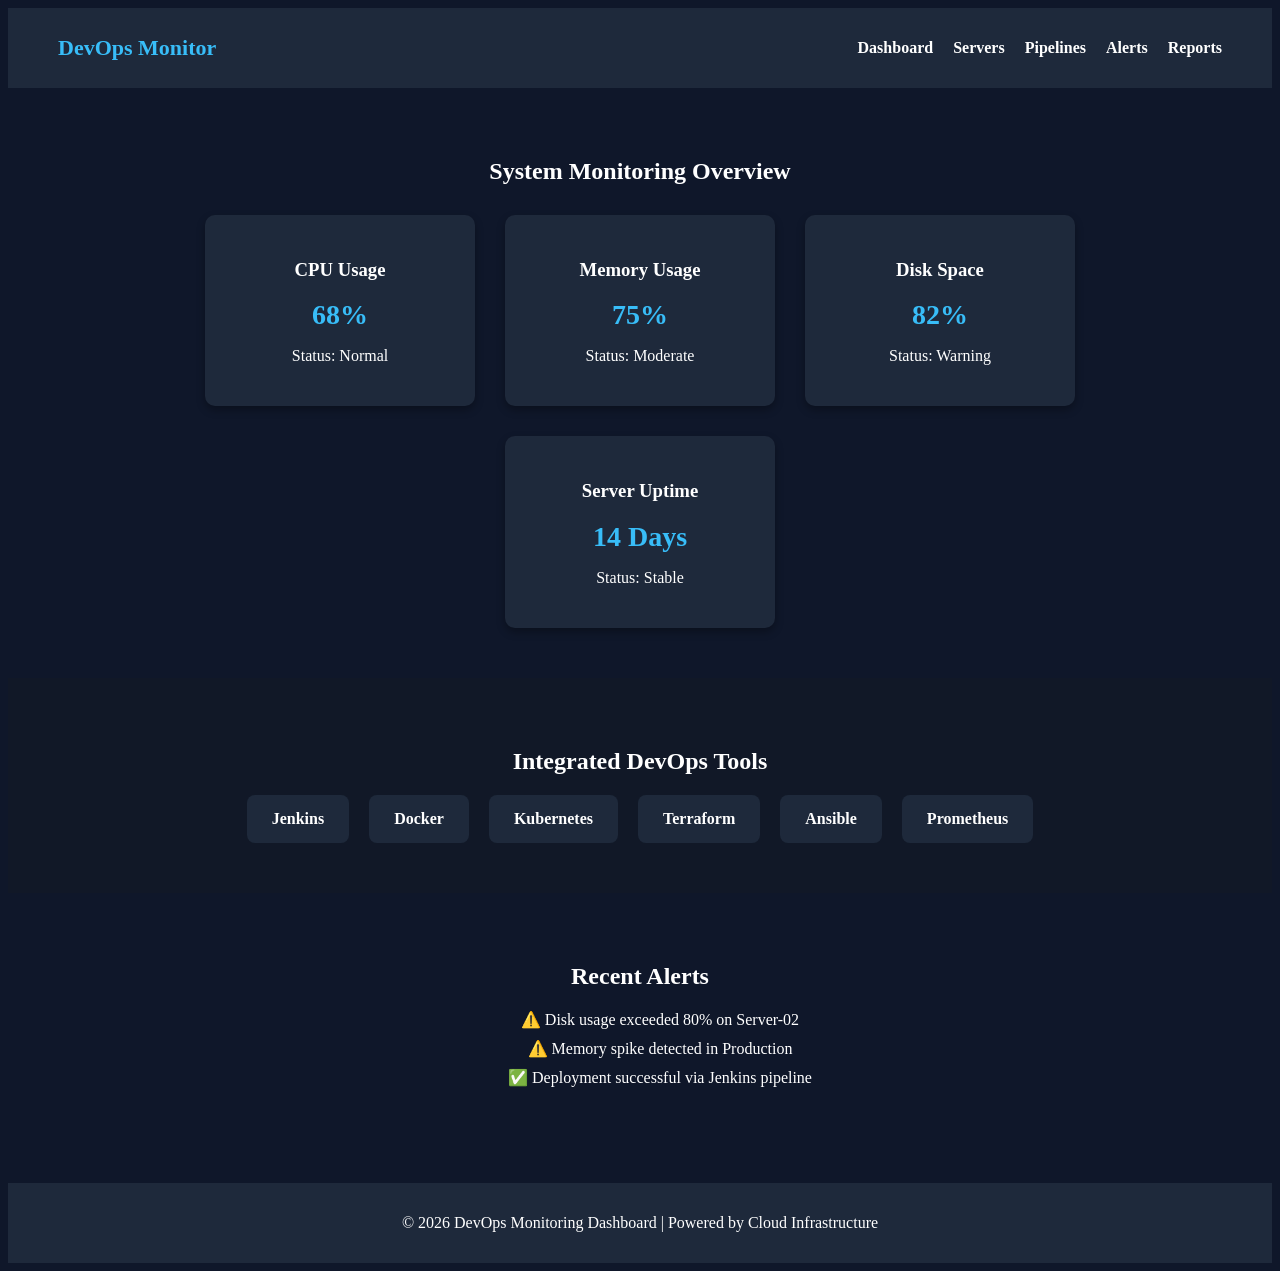
<file: DevOps-Monitoring/index.html>
<!DOCTYPE html>
<html lang="en">
<head>
    <meta charset="UTF-8">
    <title>DevOps Monitoring Dashboard</title>
    <link rel="stylesheet" href="style.css">
</head>
<body>

    <!-- Navbar -->
    <header>
        <div class="logo">DevOps Monitor</div>
        <nav>
            <ul>
                <li><a href="#">Dashboard</a></li>
                <li><a href="#">Servers</a></li>
                <li><a href="#">Pipelines</a></li>
                <li><a href="#">Alerts</a></li>
                <li><a href="#">Reports</a></li>
            </ul>
        </nav>
    </header>

    <!-- Dashboard Section -->
    <section class="dashboard">
        <h1>System Monitoring Overview</h1>

        <div class="card-container">

            <div class="card">
                <h3>CPU Usage</h3>
                <p class="metric">68%</p>
                <p>Status: Normal</p>
            </div>

            <div class="card">
                <h3>Memory Usage</h3>
                <p class="metric">75%</p>
                <p>Status: Moderate</p>
            </div>

            <div class="card">
                <h3>Disk Space</h3>
                <p class="metric">82%</p>
                <p>Status: Warning</p>
            </div>

            <div class="card">
                <h3>Server Uptime</h3>
                <p class="metric">14 Days</p>
                <p>Status: Stable</p>
            </div>

        </div>
    </section>

    <!-- DevOps Tools Section -->
    <section class="tools">
        <h2>Integrated DevOps Tools</h2>

        <div class="tool-container">
            <div class="tool-card">Jenkins</div>
            <div class="tool-card">Docker</div>
            <div class="tool-card">Kubernetes</div>
            <div class="tool-card">Terraform</div>
            <div class="tool-card">Ansible</div>
            <div class="tool-card">Prometheus</div>
        </div>
    </section>

    <!-- Alerts Section -->
    <section class="alerts">
        <h2>Recent Alerts</h2>
        <ul>
            <li>⚠️ Disk usage exceeded 80% on Server-02</li>
            <li>⚠️ Memory spike detected in Production</li>
            <li>✅ Deployment successful via Jenkins pipeline</li>
        </ul>
    </section>

    <!-- Footer -->
    <footer>
        <p>© 2026 DevOps Monitoring Dashboard | Powered by Cloud Infrastructure</p>
    </footer>

</body>
</html>
</file>
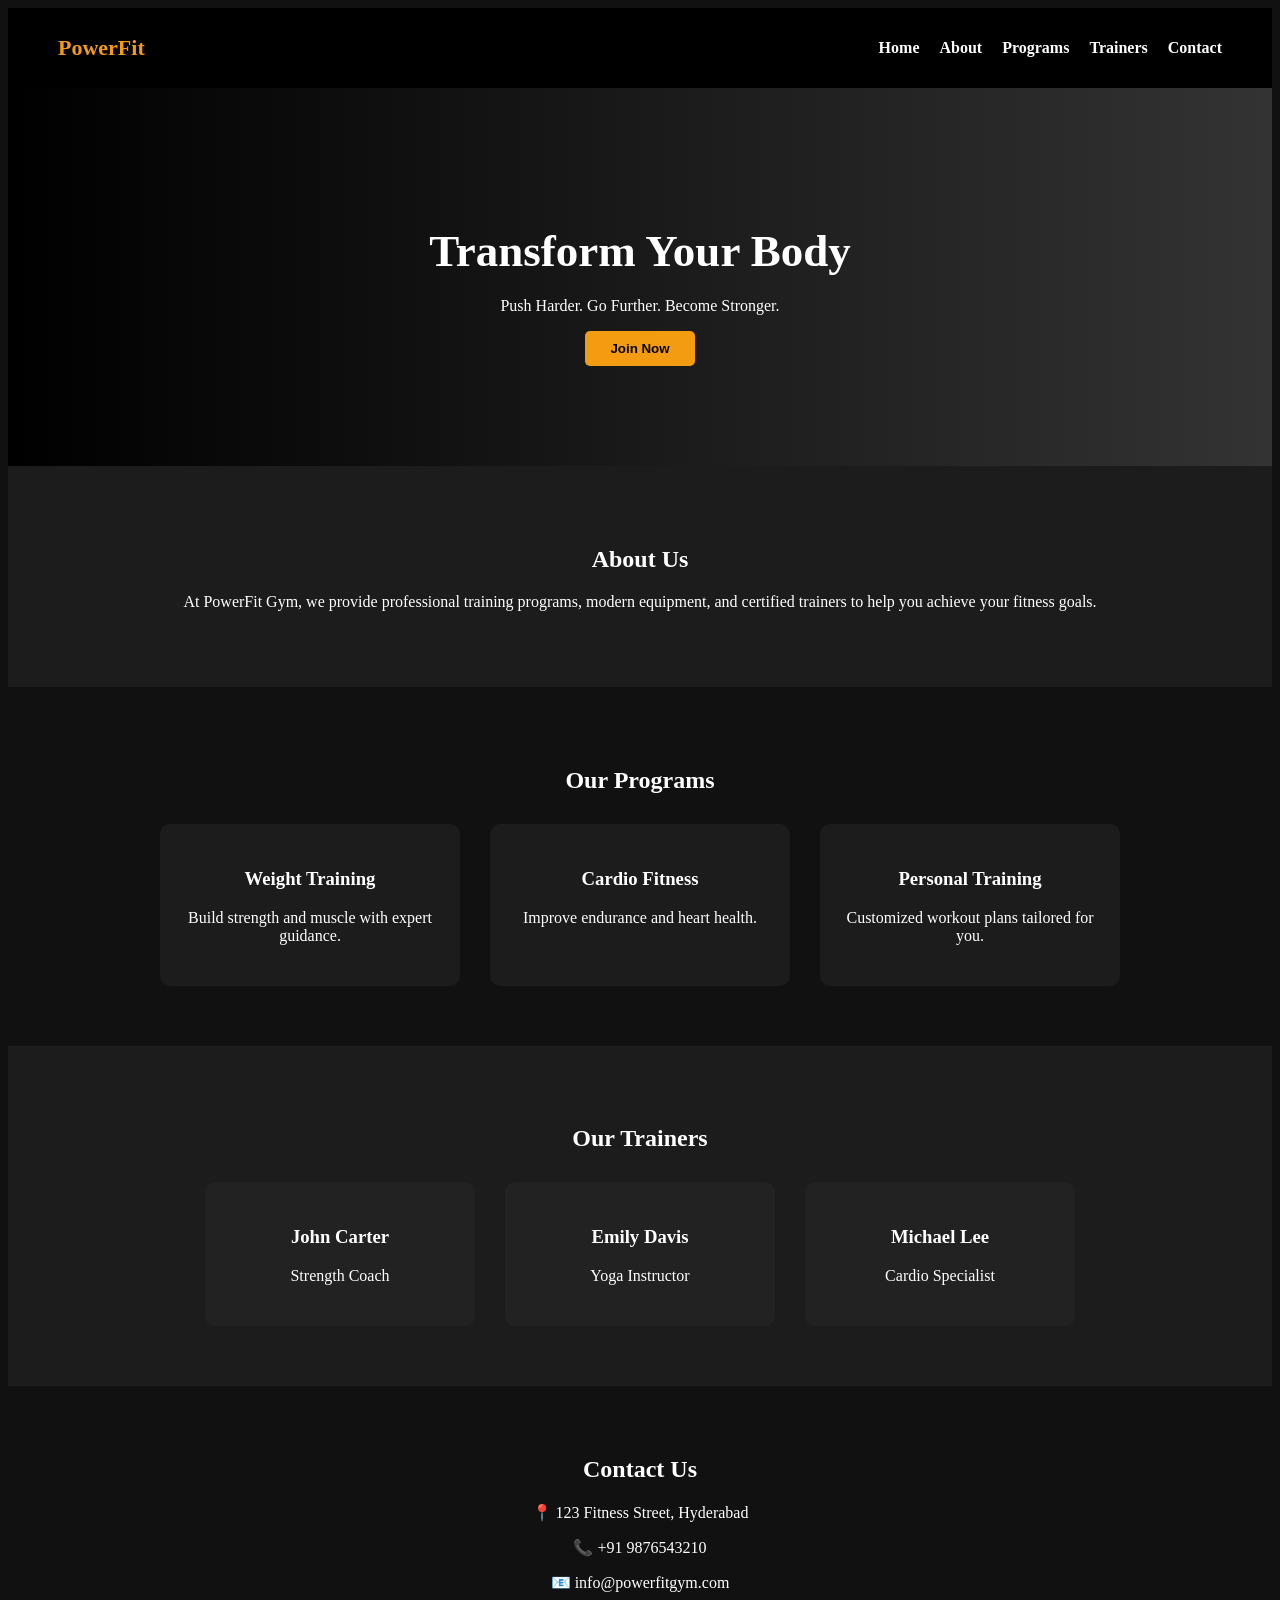
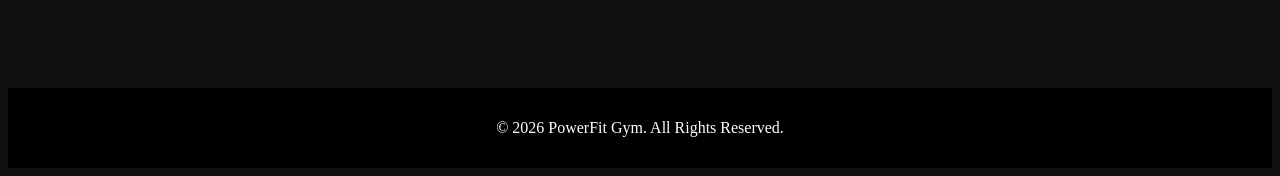
<file: fitness application/index.html>
<!DOCTYPE html>
<html lang="en">
<head>
    <meta charset="UTF-8">
    <title>PowerFit Gym</title>
    <link rel="stylesheet" href="style.css">
</head>
<body>

    <!-- Navbar -->
    <header>
        <div class="logo">PowerFit</div>
        <nav>
            <ul>
                <li><a href="#home">Home</a></li>
                <li><a href="#about">About</a></li>
                <li><a href="#programs">Programs</a></li>
                <li><a href="#trainers">Trainers</a></li>
                <li><a href="#contact">Contact</a></li>
            </ul>
        </nav>
    </header>

    <!-- Hero Section -->
    <section class="hero" id="home">
        <h1>Transform Your Body</h1>
        <p>Push Harder. Go Further. Become Stronger.</p>
        <button>Join Now</button>
    </section>

    <!-- About Section -->
    <section class="about" id="about">
        <h2>About Us</h2>
        <p>
            At PowerFit Gym, we provide professional training programs,
            modern equipment, and certified trainers to help you achieve
            your fitness goals.
        </p>
    </section>

    <!-- Programs Section -->
    <section class="programs" id="programs">
        <h2>Our Programs</h2>
        <div class="program-container">

            <div class="card">
                <h3>Weight Training</h3>
                <p>Build strength and muscle with expert guidance.</p>
            </div>

            <div class="card">
                <h3>Cardio Fitness</h3>
                <p>Improve endurance and heart health.</p>
            </div>

            <div class="card">
                <h3>Personal Training</h3>
                <p>Customized workout plans tailored for you.</p>
            </div>

        </div>
    </section>

    <!-- Trainers Section -->
    <section class="trainers" id="trainers">
        <h2>Our Trainers</h2>
        <div class="trainer-container">

            <div class="trainer-card">
                <h3>John Carter</h3>
                <p>Strength Coach</p>
            </div>

            <div class="trainer-card">
                <h3>Emily Davis</h3>
                <p>Yoga Instructor</p>
            </div>

            <div class="trainer-card">
                <h3>Michael Lee</h3>
                <p>Cardio Specialist</p>
            </div>

        </div>
    </section>

    <!-- Contact Section -->
    <section class="contact" id="contact">
        <h2>Contact Us</h2>
        <p>📍 123 Fitness Street, Hyderabad</p>
        <p>📞 +91 9876543210</p>
        <p>📧 info@powerfitgym.com</p>
    </section>

    <!-- Footer -->
    <footer>
        <p>© 2026 PowerFit Gym. All Rights Reserved.</p>
    </footer>

</body>
</html>
</file>
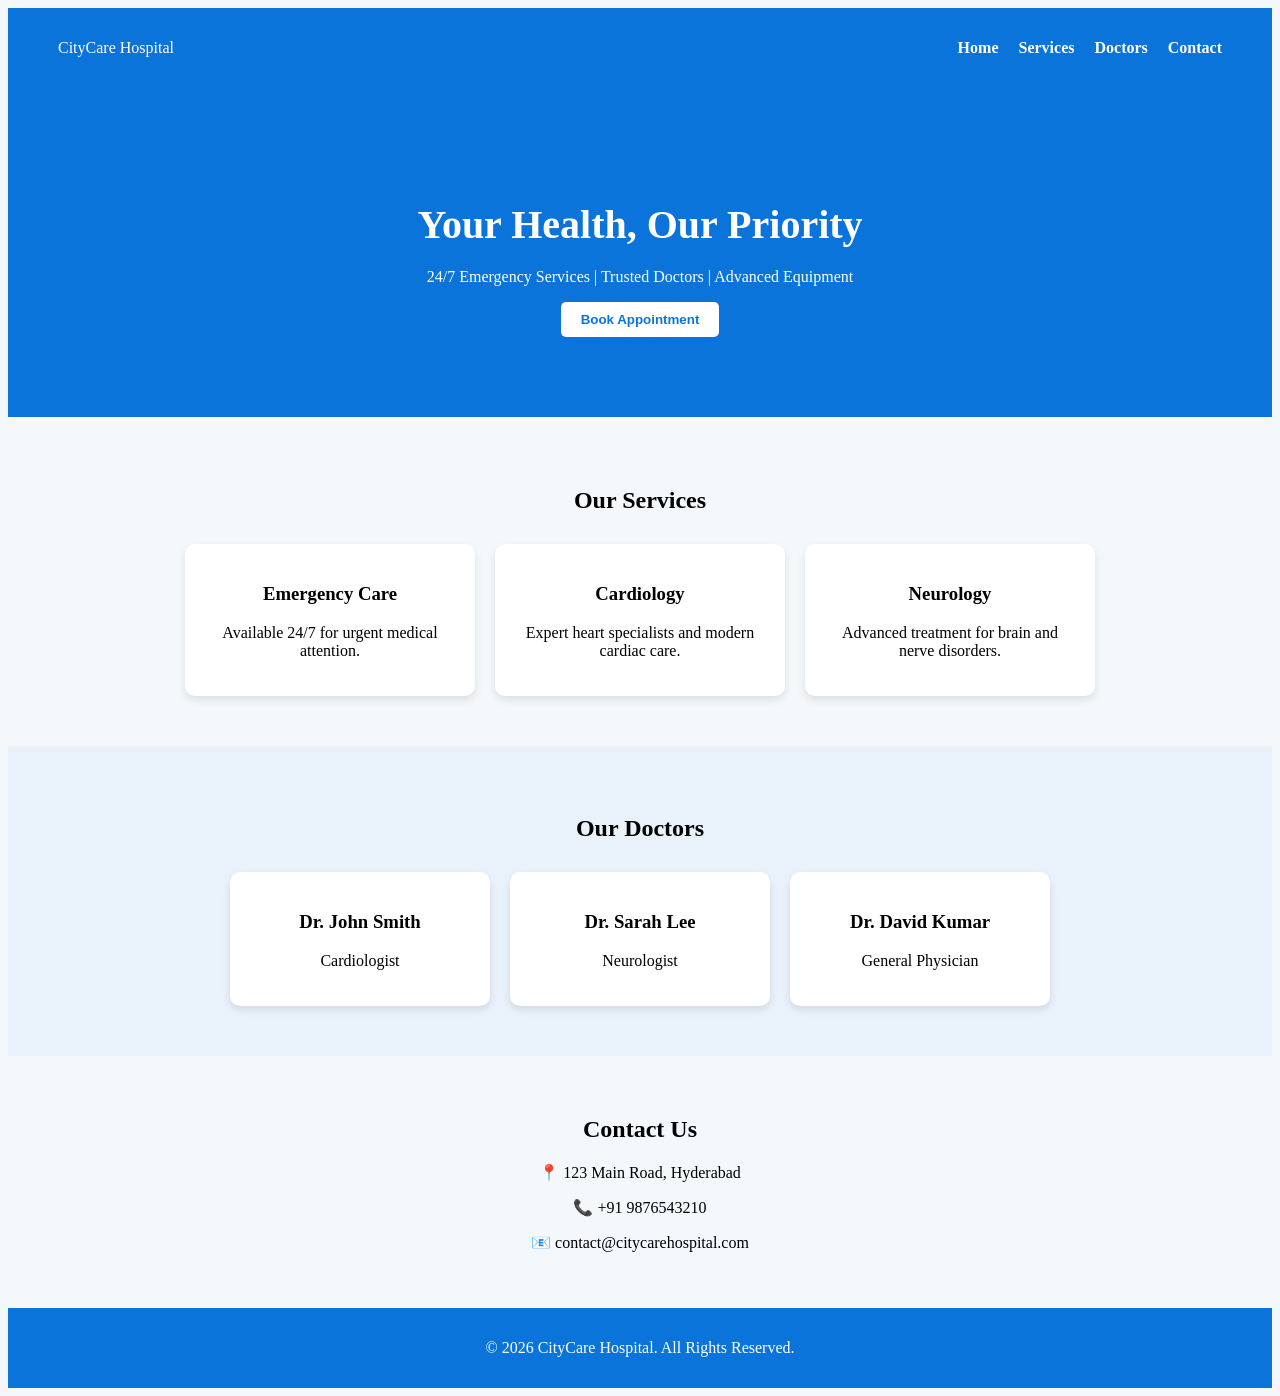
<file: Hospital web-application/index.html>
<!DOCTYPE html>
<html lang="en">
<head>
    <meta charset="UTF-8">
    <title>CityCare Hospital</title>
    <link rel="stylesheet" href="style.css">
</head>
<body>

    <!-- Header -->
    <header>
        <div class="logo">CityCare Hospital</div>
        <nav>
            <ul>
                <li><a href="#home">Home</a></li>
                <li><a href="#services">Services</a></li>
                <li><a href="#doctors">Doctors</a></li>
                <li><a href="#contact">Contact</a></li>
            </ul>
        </nav>
    </header>

    <!-- Hero Section -->
    <section class="hero" id="home">
        <h1>Your Health, Our Priority</h1>
        <p>24/7 Emergency Services | Trusted Doctors | Advanced Equipment</p>
        <button>Book Appointment</button>
    </section>

    <!-- Services Section -->
    <section class="services" id="services">
        <h2>Our Services</h2>
        <div class="service-container">
            <div class="card">
                <h3>Emergency Care</h3>
                <p>Available 24/7 for urgent medical attention.</p>
            </div>
            <div class="card">
                <h3>Cardiology</h3>
                <p>Expert heart specialists and modern cardiac care.</p>
            </div>
            <div class="card">
                <h3>Neurology</h3>
                <p>Advanced treatment for brain and nerve disorders.</p>
            </div>
        </div>
    </section>

    <!-- Doctors Section -->
    <section class="doctors" id="doctors">
        <h2>Our Doctors</h2>
        <div class="doctor-container">
            <div class="doctor-card">
                <h3>Dr. John Smith</h3>
                <p>Cardiologist</p>
            </div>
            <div class="doctor-card">
                <h3>Dr. Sarah Lee</h3>
                <p>Neurologist</p>
            </div>
            <div class="doctor-card">
                <h3>Dr. David Kumar</h3>
                <p>General Physician</p>
            </div>
        </div>
    </section>

    <!-- Contact Section -->
    <section class="contact" id="contact">
        <h2>Contact Us</h2>
        <p>📍 123 Main Road, Hyderabad</p>
        <p>📞 +91 9876543210</p>
        <p>📧 contact@citycarehospital.com</p>
    </section>

    <!-- Footer -->
    <footer>
        <p>© 2026 CityCare Hospital. All Rights Reserved.</p>
    </footer>

</body>
</html>
</file>
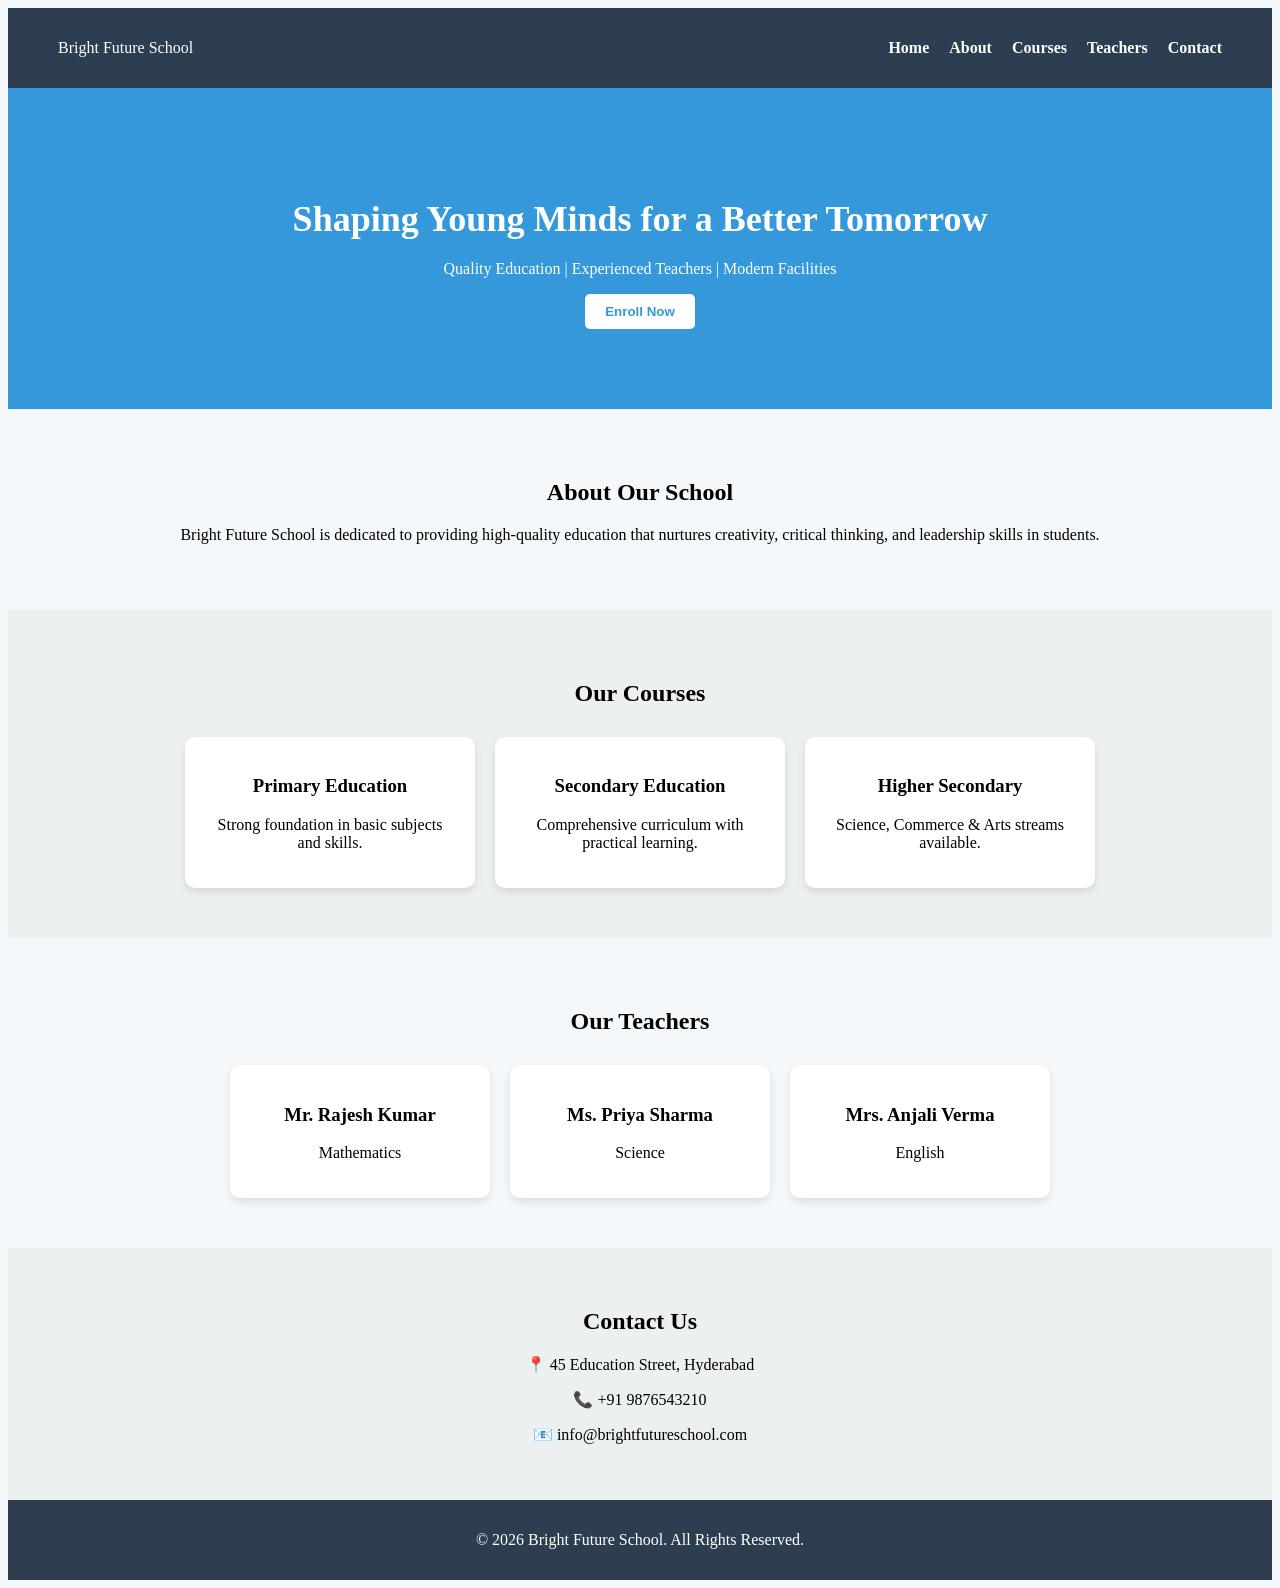
<file: School satic/index.html>
<!DOCTYPE html>
<html lang="en">
<head>
    <meta charset="UTF-8">
    <title>Bright Future School</title>
    <link rel="stylesheet" href="style.css">
</head>
<body>

    <!-- Header -->
    <header>
        <div class="logo">Bright Future School</div>
        <nav>
            <ul>
                <li><a href="#home">Home</a></li>
                <li><a href="#about">About</a></li>
                <li><a href="#courses">Courses</a></li>
                <li><a href="#teachers">Teachers</a></li>
                <li><a href="#contact">Contact</a></li>
            </ul>
        </nav>
    </header>

    <!-- Hero Section -->
    <section class="hero" id="home">
        <h1>Shaping Young Minds for a Better Tomorrow</h1>
        <p>Quality Education | Experienced Teachers | Modern Facilities</p>
        <button>Enroll Now</button>
    </section>

    <!-- About Section -->
    <section class="about" id="about">
        <h2>About Our School</h2>
        <p>
            Bright Future School is dedicated to providing high-quality education
            that nurtures creativity, critical thinking, and leadership skills
            in students.
        </p>
    </section>

    <!-- Courses Section -->
    <section class="courses" id="courses">
        <h2>Our Courses</h2>
        <div class="course-container">
            <div class="card">
                <h3>Primary Education</h3>
                <p>Strong foundation in basic subjects and skills.</p>
            </div>
            <div class="card">
                <h3>Secondary Education</h3>
                <p>Comprehensive curriculum with practical learning.</p>
            </div>
            <div class="card">
                <h3>Higher Secondary</h3>
                <p>Science, Commerce & Arts streams available.</p>
            </div>
        </div>
    </section>

    <!-- Teachers Section -->
    <section class="teachers" id="teachers">
        <h2>Our Teachers</h2>
        <div class="teacher-container">
            <div class="teacher-card">
                <h3>Mr. Rajesh Kumar</h3>
                <p>Mathematics</p>
            </div>
            <div class="teacher-card">
                <h3>Ms. Priya Sharma</h3>
                <p>Science</p>
            </div>
            <div class="teacher-card">
                <h3>Mrs. Anjali Verma</h3>
                <p>English</p>
            </div>
        </div>
    </section>

    <!-- Contact Section -->
    <section class="contact" id="contact">
        <h2>Contact Us</h2>
        <p>📍 45 Education Street, Hyderabad</p>
        <p>📞 +91 9876543210</p>
        <p>📧 info@brightfutureschool.com</p>
    </section>

    <!-- Footer -->
    <footer>
        <p>© 2026 Bright Future School. All Rights Reserved.</p>
    </footer>

</body>
</html>
</file>
<file: DevOps-Monitoring/style.css>
#css 
* {
    margin: 0;
    padding: 0;
    box-sizing: border-box;
    font-family: Arial, sans-serif;
}

body {
    background-color: #0f172a;
    color: #ffffff;
}

/* Navbar */
header {
    background: #1e293b;
    display: flex;
    justify-content: space-between;
    padding: 15px 50px;
    align-items: center;
}

.logo {
    font-size: 22px;
    font-weight: bold;
    color: #38bdf8;
}

nav ul {
    list-style: none;
    display: flex;
}

nav ul li {
    margin-left: 20px;
}

nav ul li a {
    text-decoration: none;
    color: white;
    font-weight: bold;
}

nav ul li a:hover {
    color: #38bdf8;
}

/* Dashboard */
.dashboard {
    padding: 50px;
    text-align: center;
}

.card-container {
    display: flex;
    flex-wrap: wrap;
    justify-content: center;
    gap: 30px;
    margin-top: 30px;
}

.card {
    background: #1e293b;
    padding: 25px;
    width: 220px;
    border-radius: 10px;
    box-shadow: 0px 4px 8px rgba(0,0,0,0.3);
}

.metric {
    font-size: 28px;
    font-weight: bold;
    margin: 10px 0;
    color: #38bdf8;
}

/* Tools */
.tools {
    padding: 50px;
    background: #111827;
    text-align: center;
}

.tool-container {
    display: flex;
    flex-wrap: wrap;
    justify-content: center;
    gap: 20px;
    margin-top: 20px;
}

.tool-card {
    background: #1e293b;
    padding: 15px 25px;
    border-radius: 8px;
    font-weight: bold;
    transition: 0.3s;
}

.tool-card:hover {
    background: #38bdf8;
    color: black;
}

/* Alerts */
.alerts {
    padding: 50px;
    text-align: center;
}

.alerts ul {
    list-style: none;
    margin-top: 20px;
}

.alerts li {
    margin: 10px 0;
}

/* Footer */
footer {
    background: #1e293b;
    text-align: center;
    padding: 15px;
    margin-top: 30px;
}
</file>
<file: fitness application/style.css>
#css 
* {
    margin: 0;
    padding: 0;
    box-sizing: border-box;
    font-family: Arial, sans-serif;
}

body {
    background-color: #111;
    color: white;
}

/* Navbar */
header {
    background: #000;
    display: flex;
    justify-content: space-between;
    padding: 15px 50px;
    align-items: center;
}

.logo {
    font-size: 22px;
    font-weight: bold;
    color: #f39c12;
}

nav ul {
    list-style: none;
    display: flex;
}

nav ul li {
    margin-left: 20px;
}

nav ul li a {
    text-decoration: none;
    color: white;
    font-weight: bold;
}

nav ul li a:hover {
    color: #f39c12;
}

/* Hero */
.hero {
    text-align: center;
    padding: 100px 20px;
    background: linear-gradient(to right, #000, #333);
}

.hero h1 {
    font-size: 45px;
    margin-bottom: 20px;
}

.hero button {
    padding: 10px 25px;
    background: #f39c12;
    border: none;
    color: black;
    font-weight: bold;
    cursor: pointer;
    border-radius: 5px;
}

.hero button:hover {
    background: #ffb84d;
}

/* About */
.about {
    padding: 60px;
    text-align: center;
    background: #1c1c1c;
}

/* Programs */
.programs {
    padding: 60px;
    text-align: center;
}

.program-container {
    display: flex;
    justify-content: center;
    gap: 30px;
    margin-top: 30px;
}

.card {
    background: #1c1c1c;
    padding: 25px;
    width: 250px;
    border-radius: 10px;
    transition: transform 0.3s ease;
}

.card:hover {
    transform: scale(1.05);
    background: #222;
}

/* Trainers */
.trainers {
    padding: 60px;
    text-align: center;
    background: #1c1c1c;
}

.trainer-container {
    display: flex;
    justify-content: center;
    gap: 30px;
    margin-top: 30px;
}

.trainer-card {
    background: #222;
    padding: 25px;
    width: 220px;
    border-radius: 10px;
}

/* Contact */
.contact {
    padding: 50px;
    text-align: center;
}

/* Footer */
footer {
    background: #000;
    text-align: center;
    padding: 15px;
    margin-top: 30px;
}
</file>
<file: Hospital web-application/style.css>
#CSS
* {
    margin: 0;
    padding: 0;
    box-sizing: border-box;
    font-family: Arial, sans-serif;
}

body {
    background-color: #f4f8fb;
}

/* Header */
header {
    background: #0a74da;
    color: white;
    display: flex;
    justify-content: space-between;
    padding: 15px 50px;
    align-items: center;
}

header ul {
    list-style: none;
    display: flex;
}

header ul li {
    margin-left: 20px;
}

header ul li a {
    color: white;
    text-decoration: none;
    font-weight: bold;
}

header ul li a:hover {
    text-decoration: underline;
}

/* Hero Section */
.hero {
    background: #0a74da;
    color: white;
    text-align: center;
    padding: 80px 20px;
}

.hero h1 {
    font-size: 40px;
    margin-bottom: 20px;
}

.hero button {
    padding: 10px 20px;
    background: white;
    color: #0a74da;
    border: none;
    font-weight: bold;
    cursor: pointer;
    border-radius: 5px;
}

.hero button:hover {
    background: #e0e0e0;
}

/* Services */
.services {
    padding: 50px;
    text-align: center;
}

.service-container {
    display: flex;
    justify-content: center;
    gap: 20px;
    margin-top: 30px;
}

.card {
    background: white;
    padding: 20px;
    width: 250px;
    border-radius: 10px;
    box-shadow: 0px 4px 8px rgba(0,0,0,0.1);
}

/* Doctors */
.doctors {
    padding: 50px;
    background: #e9f2fb;
    text-align: center;
}

.doctor-container {
    display: flex;
    justify-content: center;
    gap: 20px;
    margin-top: 30px;
}

.doctor-card {
    background: white;
    padding: 20px;
    width: 220px;
    border-radius: 10px;
    box-shadow: 0px 4px 8px rgba(0,0,0,0.1);
}

/* Contact */
.contact {
    padding: 40px;
    text-align: center;
}

/* Footer */
footer {
    background: #0a74da;
    color: white;
    text-align: center;
    padding: 15px;
}
</file>
<file: School satic/style.css>
#css 
* {
    margin: 0;
    padding: 0;
    box-sizing: border-box;
    font-family: Arial, sans-serif;
}

body {
    background-color: #f4f8fb;
}

/* Header */
header {
    background: #2c3e50;
    color: white;
    display: flex;
    justify-content: space-between;
    padding: 15px 50px;
    align-items: center;
}

header ul {
    list-style: none;
    display: flex;
}

header ul li {
    margin-left: 20px;
}

header ul li a {
    color: white;
    text-decoration: none;
    font-weight: bold;
}

header ul li a:hover {
    text-decoration: underline;
}

/* Hero */
.hero {
    background: #3498db;
    color: white;
    text-align: center;
    padding: 80px 20px;
}

.hero h1 {
    font-size: 36px;
    margin-bottom: 20px;
}

.hero button {
    padding: 10px 20px;
    background: white;
    color: #3498db;
    border: none;
    border-radius: 5px;
    cursor: pointer;
    font-weight: bold;
}

.hero button:hover {
    background: #e0e0e0;
}

/* About */
.about {
    padding: 50px;
    text-align: center;
}

/* Courses */
.courses {
    padding: 50px;
    background: #ecf0f1;
    text-align: center;
}

.course-container {
    display: flex;
    justify-content: center;
    gap: 20px;
    margin-top: 30px;
}

.card {
    background: white;
    padding: 20px;
    width: 250px;
    border-radius: 10px;
    box-shadow: 0px 4px 8px rgba(0,0,0,0.1);
}

/* Teachers */
.teachers {
    padding: 50px;
    text-align: center;
}

.teacher-container {
    display: flex;
    justify-content: center;
    gap: 20px;
    margin-top: 30px;
}

.teacher-card {
    background: white;
    padding: 20px;
    width: 220px;
    border-radius: 10px;
    box-shadow: 0px 4px 8px rgba(0,0,0,0.1);
}

/* Contact */
.contact {
    padding: 40px;
    background: #ecf0f1;
    text-align: center;
}

/* Footer */
footer {
    background: #2c3e50;
    color: white;
    text-align: center;
    padding: 15px;
}
</file>
